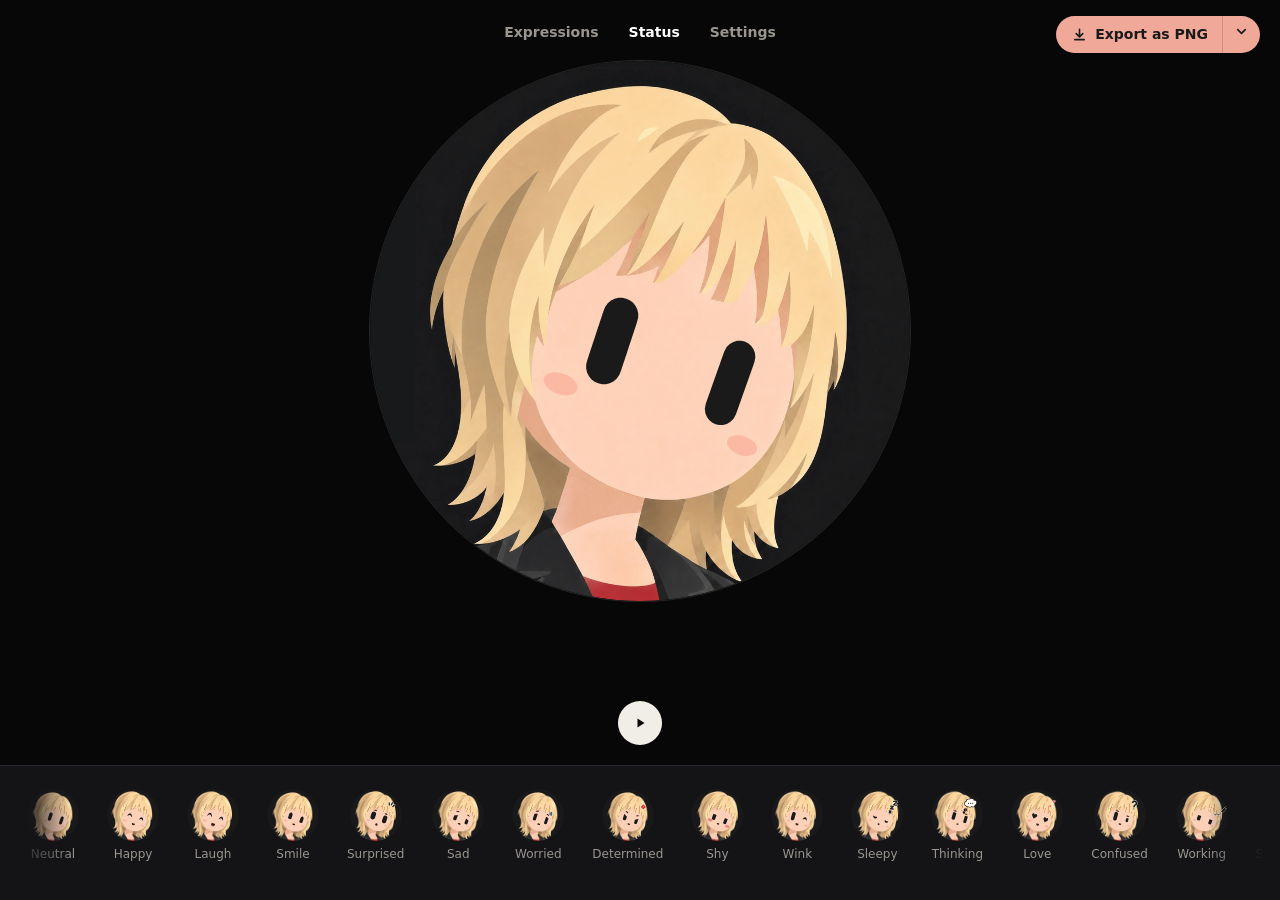
<file: index.html>
<!doctype html>
<html lang="en" class="theme-dark">
<head>
<meta charset="utf-8">
<meta name="viewport" content="width=device-width, initial-scale=1">
<title>Bot Avatar Studio</title>
<link rel="stylesheet" href="css/style.css">
</head>
<body class="studio" data-view="status">
<nav class="tabs" id="tabs" role="tablist" data-i18n-aria="aria.sections" aria-label="Studio sections">
  <button type="button" role="tab" id="tab-expressions" data-view="expressions" aria-selected="false" aria-controls="wall" data-i18n="tab.expressions">Expressions</button>
  <button type="button" role="tab" id="tab-status" data-view="status" aria-selected="true" aria-controls="stageWrap" data-i18n="tab.demo">Status</button>
  <button type="button" role="tab" id="tab-settings" data-view="settings" aria-selected="false" aria-controls="settingsView" data-i18n="tab.settings">Settings</button>
</nav>
<div class="export" id="export">
  <button type="button" class="export-go" id="btnExport">
    <svg viewBox="0 0 16 16" aria-hidden="true"><path d="M8 2.5v8M4.5 7 8 10.5 11.5 7M3 13.5h10"/></svg>
    <span id="exportLabel" data-i18n="export.asPng">Export as PNG</span>
  </button>
  <button type="button" class="export-more" id="btnExportMenu" aria-haspopup="menu" aria-expanded="false" aria-controls="exportMenu" data-i18n-aria="export.more" aria-label="More export options">
    <svg viewBox="0 0 16 16" aria-hidden="true"><path d="M4 6l4 4 4-4"/></svg>
  </button>
  <div class="export-menu" id="exportMenu" role="menu" hidden>
    <button type="button" role="menuitem" data-export="png" data-i18n="export.png">Download PNG</button>
    <button type="button" role="menuitem" data-export="svg" data-i18n="export.svg">Download SVG</button>
    <button type="button" role="menuitem" data-export="svg-anim" data-i18n="export.svgAnim">Download animated SVG</button>
    <button type="button" role="menuitem" data-export="gif" data-i18n="export.gif">Download animated GIF</button>
    <div class="export-sep"></div>
    <button type="button" role="menuitem" data-export="copy-png" data-i18n="export.copyImage">Copy image</button>
    <button type="button" role="menuitem" data-export="copy-svg" data-i18n="export.copySvg">Copy SVG</button>
  </div>
  <p class="export-note" id="exportNote" hidden></p>
</div>
<div class="one">
  <section class="wall" id="wall" aria-label="Expressions"></section>
  <main class="one-stage" id="stageWrap">
    <div class="stage" id="stage">
      <canvas id="main" role="img" aria-label="Bot avatar" data-i18n-aria="aria.avatar"></canvas>
    </div>
  </main>
  <div class="dock" id="exprDock">
    <div class="play-row">
      <button type="button" class="play" id="btnPlay" aria-pressed="false" aria-label="Play all expressions">
        <svg viewBox="0 0 16 16" aria-hidden="true" class="i-play"><path d="M5.5 3.5v9l7-4.5z"/></svg>
        <svg viewBox="0 0 16 16" aria-hidden="true" class="i-pause"><path d="M5 3.5h2v9H5zM9 3.5h2v9H9z"/></svg>
      </button>
    </div>
    <div class="expr-strip">
      <div class="expr-scroll">
        <div class="expr-row" id="picker" role="list" aria-label="Expressions"></div>
      </div>
    </div>
  </div>
  <section class="settings-view" id="settingsView" hidden data-i18n-aria="aria.settings" aria-label="Settings">
    <div class="set-block">
      <h2 data-i18n="h.language">Language</h2>
      <div class="opt-list" role="radiogroup" data-i18n-aria="h.language" aria-label="Language">
        <button type="button" role="radio" data-lang="en">English</button>
        <button type="button" role="radio" data-lang="zh">中文</button>
        <button type="button" role="radio" data-lang="ko">한국어</button>
        <button type="button" role="radio" data-lang="ja">日本語</button>
      </div>
    </div>
    <div class="set-block">
      <h2 data-i18n="h.motion">Motion</h2>
      <div class="opt-list" role="radiogroup" data-i18n-aria="aria.motion" aria-label="Motion">
        <button type="button" role="radio" data-motion="animated" data-i18n="motion.animated">Animated</button>
        <button type="button" role="radio" data-motion="static" data-i18n="motion.static">Static</button>
      </div>
    </div>
    <div class="set-block">
      <h2 data-i18n="h.background">Background</h2>
      <div class="opt-list" role="radiogroup" data-i18n-aria="aria.background" aria-label="Background">
        <button type="button" role="radio" data-bg="dark" data-i18n="bg.dark">Dark — original art background</button>
        <button type="button" role="radio" data-bg="light" data-i18n="bg.light">Light — exports transparent</button>
      </div>
    </div>
    <div class="set-block">
      <h2 data-i18n="h.gaze">Gaze</h2>
      <div class="opt-list" role="radiogroup" data-i18n-aria="aria.gaze" aria-label="Gaze">
        <button type="button" role="radio" data-follow="1" data-i18n="gaze.follow">Follow the cursor</button>
        <button type="button" role="radio" data-follow="0" data-i18n="gaze.straight">Look straight ahead</button>
      </div>
    </div>
    <div class="set-block">
      <h2 data-i18n="h.about">About</h2>
      <p class="about" data-i18n="about.body">Hair, face shape and outfit are the original art — only the features are drawn live. Move your cursor and she'll look at you.</p>
      <p class="about" id="rmHint" hidden data-i18n="about.reduced">Reduced motion is on: idle sway and gaze follow are off, and transitions don't overshoot.</p>
      <a class="gh-link" href="https://github.com/naaadarrr/bot-face" target="_blank" rel="noopener noreferrer" aria-label="GitHub">
        <svg viewBox="0 0 16 16" aria-hidden="true"><path d="M8 0C3.58 0 0 3.58 0 8c0 3.54 2.29 6.53 5.47 7.59.4.07.55-.17.55-.38 0-.19-.01-.82-.01-1.49-2.01.37-2.53-.49-2.69-.94-.09-.23-.48-.94-.82-1.13-.28-.15-.68-.52-.01-.53.63-.01 1.08.58 1.23.82.72 1.21 1.87.87 2.33.66.07-.52.28-.87.51-1.07-1.78-.2-3.64-.89-3.64-3.95 0-.87.31-1.59.82-2.15-.08-.2-.36-1.02.08-2.12 0 0 .67-.21 2.2.82.64-.18 1.32-.27 2-.27.68 0 1.36.09 2 .27 1.53-1.04 2.2-.82 2.2-.82.44 1.1.16 1.92.08 2.12.51.56.82 1.27.82 2.15 0 3.07-1.87 3.75-3.65 3.95.29.25.54.73.54 1.48 0 1.07-.01 1.93-.01 2.2 0 .21.15.46.55.38A8.013 8.013 0 0 0 16 8c0-4.42-3.58-8-8-8z"/></svg>
      </a>
    </div>
  </section>
</div>
<script src="js/i18n.js"></script>
<script src="js/assets-data.js"></script>
<script src="js/bot-face.js"></script>
<script src="js/gifenc.js"></script>
<script src="js/export.js"></script>
<script src="js/app.js?v=6"></script>
</body>
</html>
</file>
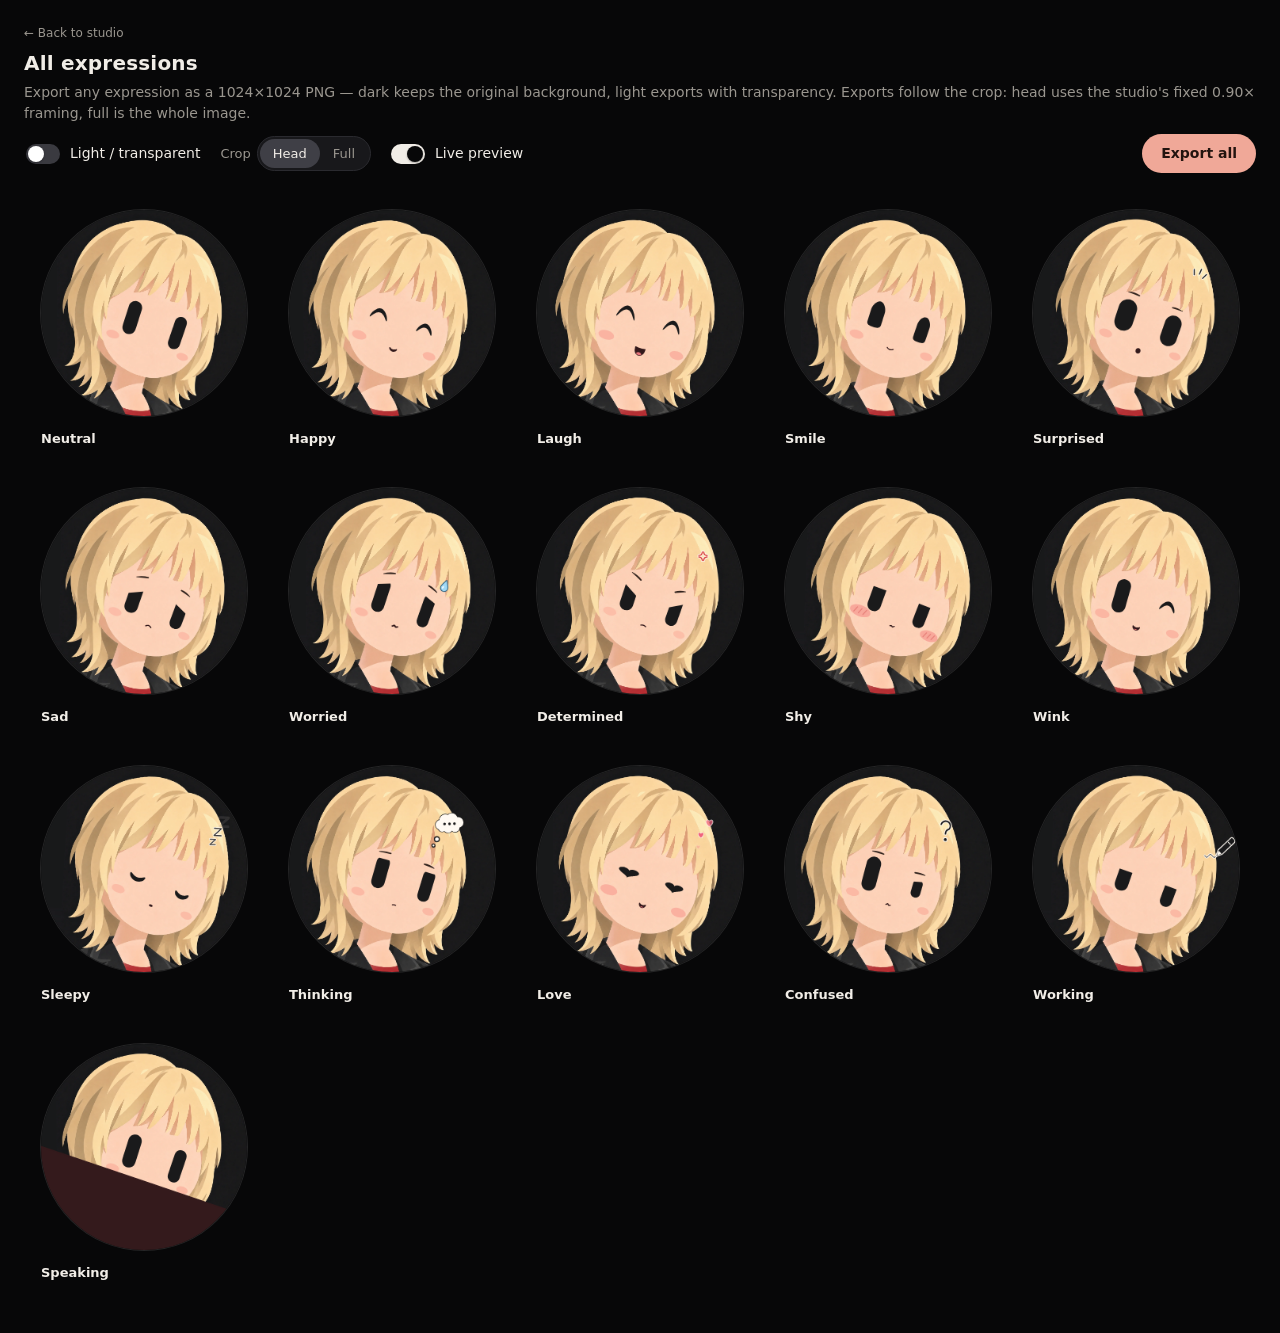
<file: sheet.html>
<!doctype html>
<html lang="en" class="theme-dark">
<head>
<meta charset="utf-8">
<meta name="viewport" content="width=device-width, initial-scale=1">
<title>All Expressions · Bot Avatar Studio</title>
<link rel="stylesheet" href="css/style.css">
</head>
<body>
<header class="top">
  <a class="crumb" href="index.html">← Back to studio</a>
  <h1>All expressions</h1>
  <p class="sub">Export any expression as a 1024×1024 PNG — dark keeps the original background, light exports with transparency. Exports follow the crop: head uses the studio's fixed 0.90× framing, full is the whole image.</p>
</header>
<div class="bar" role="toolbar" aria-label="Sheet options">
  <button type="button" class="switch" id="btnBg" role="switch" aria-checked="false"><span class="track" aria-hidden="true"></span>Light / transparent</button>
  <span><span class="seg-label" id="cropLbl">Crop</span><span class="seg" role="radiogroup" aria-labelledby="cropLbl">
    <button type="button" role="radio" id="cropHead" aria-checked="true">Head</button><button type="button" role="radio" id="cropFull" aria-checked="false">Full</button>
  </span></span>
  <button type="button" class="switch" id="btnLive" role="switch" aria-checked="true"><span class="track" aria-hidden="true"></span>Live preview</button>
  <span class="spacer"></span>
  <button type="button" class="primary" id="btnAll">Export all</button>
</div>
<div class="sheet" id="sheet"></div>
<script src="js/assets-data.js"></script>
<script src="js/bot-face.js"></script>
<script src="js/sheet.js"></script>
</body>
</html>
</file>
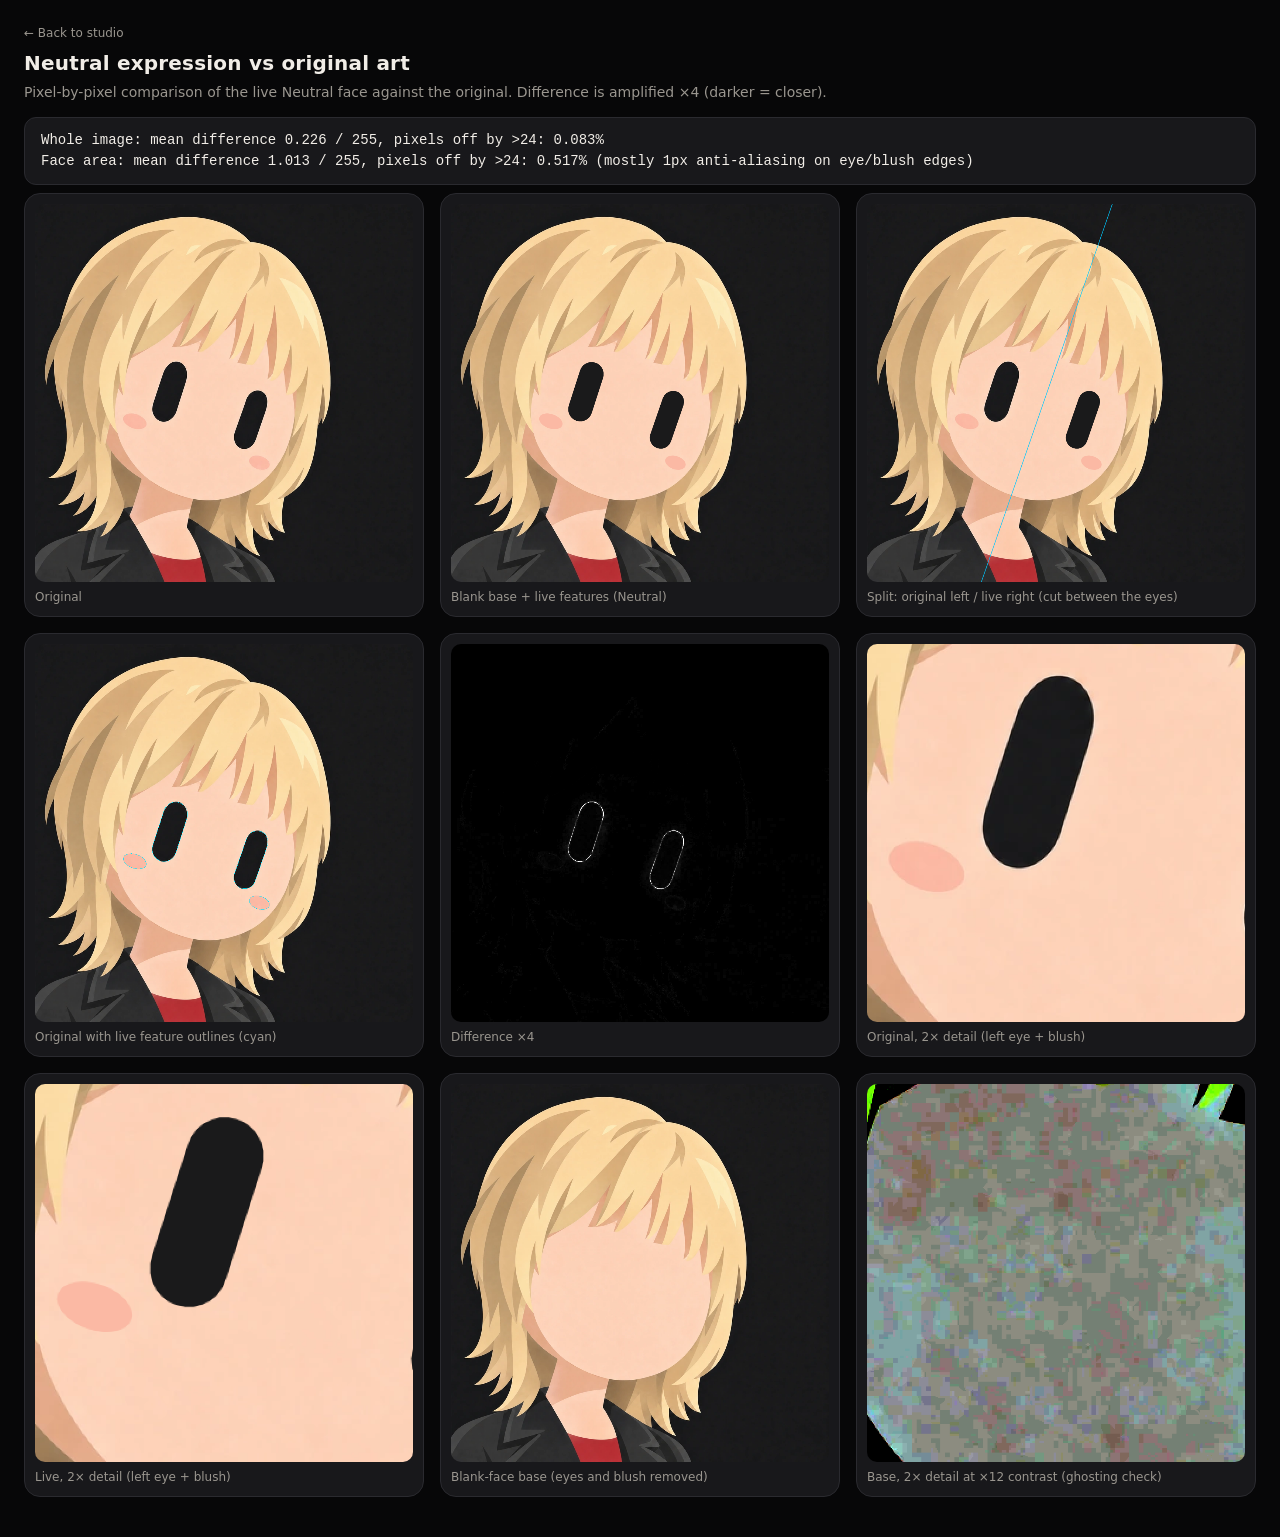
<file: verify.html>
<!doctype html>
<html lang="en" class="theme-dark">
<head>
<meta charset="utf-8">
<meta name="viewport" content="width=device-width, initial-scale=1">
<title>Neutral vs Original · Bot Avatar Studio</title>
<link rel="stylesheet" href="css/style.css">
</head>
<body>
<header class="top">
  <a class="crumb" href="index.html">← Back to studio</a>
  <h1>Neutral expression vs original art</h1>
  <p class="sub">Pixel-by-pixel comparison of the live Neutral face against the original. Difference is amplified ×4 (darker = closer).</p>
</header>
<pre id="metrics">Calculating…</pre>
<div class="verify">
  <figure><canvas id="cOrig" width="1024" height="1024"></canvas><figcaption>Original</figcaption></figure>
  <figure><canvas id="cLive" width="1024" height="1024"></canvas><figcaption>Blank base + live features (Neutral)</figcaption></figure>
  <figure><canvas id="cBlend" width="1024" height="1024"></canvas><figcaption>Split: original left / live right (cut between the eyes)</figcaption></figure>
  <figure><canvas id="cOutline" width="1024" height="1024"></canvas><figcaption>Original with live feature outlines (cyan)</figcaption></figure>
  <figure><canvas id="cDiff" width="1024" height="1024"></canvas><figcaption>Difference ×4</figcaption></figure>
  <figure><canvas id="cZoomO" width="640" height="640"></canvas><figcaption>Original, 2× detail (left eye + blush)</figcaption></figure>
  <figure><canvas id="cZoomL" width="640" height="640"></canvas><figcaption>Live, 2× detail (left eye + blush)</figcaption></figure>
  <figure><canvas id="cBase" width="1024" height="1024"></canvas><figcaption>Blank-face base (eyes and blush removed)</figcaption></figure>
  <figure><canvas id="cBaseZ" width="640" height="640"></canvas><figcaption>Base, 2× detail at ×12 contrast (ghosting check)</figcaption></figure>
</div>
<script src="js/assets-data.js"></script>
<script src="js/bot-face.js"></script>
<script src="js/verify.js"></script>
</body>
</html>
</file>
<file: css/style.css>
/* Bot Avatar studio — top tabs, export at the top right, avatar below.
   Pink is the export button only. The selected tab is white. */
:root { --bg:#070708; --surface:#18181b; --hover:#1f1f23; --sel:#232328; --ink:#f1ede7; --muted:#9a968f; --faint:#6f6c67;
        --line:#2a2a2f; --line-2:#3a3a40; --accent:#f0a898; --on-accent:#23140f; --ring:rgba(255,255,255,.12);
        --bar:#1b1b1f; --strip:#141417; --shadow:0 6px 24px rgba(0,0,0,.35); }
.theme-light { --bg:#f7f6f3; --surface:#ffffff; --hover:#efece7; --sel:#ffffff; --ink:#1d1c1a; --muted:#6f6a63; --faint:#9c968e;
        --line:#e6e1da; --line-2:#d6d0c7; --ring:rgba(0,0,0,.12); --bar:#ffffff; --shadow:0 6px 24px rgba(40,30,20,.10); }
* { box-sizing:border-box; }
[hidden] { display:none !important; }
html,body { margin:0; background:var(--bg); color:var(--ink); font:14px/1.5 ui-sans-serif,system-ui,-apple-system,"Segoe UI",Roboto,Helvetica,Arial,"Noto Sans CJK SC","Noto Sans CJK KR","Noto Sans CJK TC",sans-serif; }
a { color:inherit; }
:focus-visible { outline:2px solid var(--ink); outline-offset:2px; }
h2 { font-size:14px; font-weight:600; margin:0 0 12px; }
svg { fill:none; stroke:currentColor; stroke-width:1.6; stroke-linecap:round; stroke-linejoin:round; }
svg .fill { fill:currentColor; stroke:none; }

/* ---------- buttons */
button { font:inherit; color:var(--ink); background:var(--surface); border:1px solid var(--line); border-radius:10px; padding:7px 14px; cursor:pointer; transition:background .15s, border-color .15s, transform .1s; }
button:hover { background:var(--hover); }
button:active { transform:scale(.98); }
button:disabled { opacity:.45; cursor:not-allowed; transform:none; }
button.primary { display:inline-flex; align-items:center; gap:8px; background:var(--accent); color:var(--on-accent); border-color:transparent; border-radius:999px; padding:8px 18px; font-weight:600; }
button.primary:hover { background:var(--accent); filter:brightness(1.04); }
button.primary svg { width:15px; height:15px; stroke-width:1.9; }

/* split export control: fill matches the selected-card border (--accent #f0a898) */
.export { position:fixed; top:16px; right:20px; z-index:8; display:inline-flex; align-items:stretch; }
.export-go, .export-more { background:var(--accent); color:#1a1a1a; border:0; font-weight:600; }
.export-go:hover, .export-more:hover { background:#e39b8a; color:#1a1a1a; filter:none; }
.export-go { display:inline-flex; align-items:center; gap:8px; border-radius:999px 0 0 999px; padding:8px 14px 8px 16px; }
.export-go svg, .export-more svg, .export-menu svg { width:15px; height:15px; stroke-width:1.7; flex:none; }
.export-more { border-radius:0 999px 999px 0; padding:0 11px; border-left:1px solid #d48f82; }
.export-more[aria-expanded="true"] svg { transform:rotate(180deg); }
.export-menu { position:absolute; right:0; top:calc(100% + 10px); z-index:30; min-width:260px; margin:0; padding:6px; background:var(--surface); color:var(--ink); border:1px solid var(--line); border-radius:16px; box-shadow:var(--shadow); }
.export-menu button { width:100%; display:flex; align-items:center; gap:12px; text-align:left; background:transparent; border:0; border-radius:10px; padding:9px 12px; font-weight:500; color:var(--ink); }
.export-menu button:hover, .export-menu button:focus-visible { background:var(--hover); }
.export-menu button svg { color:var(--muted); }
.export-sep { height:1px; background:var(--line); margin:5px 8px; }
.export-note { position:absolute; right:0; top:calc(100% + 8px); margin:0; max-width:280px; text-align:right; font-size:12px; color:var(--muted); white-space:normal; }
.export.is-busy .export-go, .export.is-busy .export-more { opacity:.6; cursor:progress; }
button.secondary { border-radius:999px; padding:7px 16px; }
button.secondary[aria-pressed="true"] { background:var(--sel); border-color:var(--line-2); }
button.secondary[aria-pressed="true"]::before { content:""; display:inline-block; width:7px; height:7px; border-radius:50%; background:#6ee7a0; margin-right:7px; vertical-align:1px; }
.icon-btn { width:28px; height:28px; padding:0; display:inline-grid; place-items:center; border-radius:8px; }
.icon-btn svg { width:15px; height:15px; }
.seg { display:inline-flex; background:var(--surface); border:1px solid var(--line); border-radius:999px; padding:2px; }
.seg button { border:0; background:transparent; padding:5px 13px; border-radius:999px; color:var(--muted); font-size:13px; }
.seg button[aria-checked="true"] { background:#3f3f46; color:var(--ink); }
.seg-label { color:var(--muted); font-size:13px; margin-right:6px; }

/* ---------- one screen: avatar, play, expression row */
.studio { min-height:100vh; display:flex; flex-direction:column; }
.tabs { display:flex; justify-content:center; gap:2px; padding:16px 200px 0; border:0; background:transparent; }
.tabs button { border:0; background:transparent; color:var(--muted); border-radius:999px; padding:6px 14px; font-weight:560; }
.tabs button:hover { background:transparent; color:var(--ink); }
.tabs button[aria-selected="true"] { color:#fff; background:transparent; }
.one { flex:1; min-height:0; display:flex; flex-direction:column; align-items:center; justify-content:flex-start; gap:0; padding:12px 0 0; }
.demo { margin-top:auto; width:100%; display:flex; flex-direction:column; align-items:center; padding-bottom:28px; }
.demo-hint { margin:0 0 10px; color:var(--faint); font-size:12px; }
.demo-scroll { position:relative; width:min(1280px, calc(100% - 32px)); }
.demo-scroll.is-overflow::before, .demo-scroll.is-overflow::after { content:""; position:absolute; top:0; bottom:0; width:48px; z-index:2; pointer-events:none; }
.demo-scroll.is-overflow::before { left:0; background:linear-gradient(to right, var(--bg), transparent); }
.demo-scroll.is-overflow::after { right:0; background:linear-gradient(to left, var(--bg), transparent); }
.demo-row { display:flex; flex-wrap:nowrap; gap:6px; overflow-x:auto; justify-content:safe center; scrollbar-width:thin; }
.tl-slot { display:flex; flex-direction:column; align-items:center; gap:4px; flex:0 0 auto; }
.tl { display:flex; flex-direction:column; align-items:center; gap:4px; padding:8px 10px 6px; border-radius:14px; background:transparent; border:1.5px solid transparent; color:var(--muted); }
.tl:hover { background:var(--hover); }
.tl canvas { width:52px; height:52px; border-radius:50%; display:block; }
.tl span { font-size:12px; white-space:nowrap; }
.tl[aria-current="true"] { border-color:var(--accent); background:var(--sel); color:#fff; }
.settings-view { width:min(520px, calc(100% - 48px)); margin:8px auto 48px; display:flex; flex-direction:column; gap:22px; }
.set-block h2 { margin:0 0 8px; color:var(--muted); font-size:12px; font-weight:600; letter-spacing:.04em; text-transform:uppercase; }
.opt-list { display:flex; flex-direction:column; gap:2px; }
.opt-list button { text-align:left; background:transparent; border:0; border-radius:10px; color:var(--ink); padding:8px 12px; }
.opt-list button:hover { background:var(--hover); }
.opt-list button[aria-checked="true"] { background:var(--sel); color:#fff; }
.about { margin:0; color:var(--muted); }
.gh-link { display:inline-flex; margin-top:14px; color:var(--muted); }
.gh-link:hover { color:var(--ink); }
.gh-link svg { width:22px; height:22px; display:block; fill:currentColor; }
body:not([data-view="expressions"]) #wall { visibility:hidden; position:absolute; inset:0; height:auto; overflow:hidden; pointer-events:none; z-index:0; }
.wall { flex:1; width:100%; min-height:0; display:grid; grid-template-columns:repeat(4, minmax(0, 1fr)); gap:8px 18px; padding:8px 40px 32px; align-content:center; }
.wall-card { display:flex; flex-direction:column; align-items:center; justify-content:center; gap:8px; background:transparent; border:1.5px solid transparent; border-radius:18px; padding:10px 8px 12px; color:var(--muted); }
.wall-card:hover { background:var(--hover); }
.wall-card canvas { width:min(100%, 168px); aspect-ratio:1; height:auto; border-radius:50%; display:block; }
.wall-card span { font-size:14px; white-space:nowrap; }
.wall-card.active { border-color:var(--accent); background:var(--sel); color:#fff; }
.wall-card.active span { color:#fff; font-weight:600; }
.one-stage { display:flex; flex-direction:column; align-items:center; width:100%; }
.dock { margin-top:auto; width:100%; display:flex; flex-direction:column; align-items:center; }
.expr-strip { position:relative; width:100%; display:flex; align-items:flex-start; gap:10px; background:var(--strip); border-top:1px solid var(--line); padding:14px 16px 12px; }
.expr-scroll { position:relative; flex:1 1 auto; min-width:0; }
.expr-scroll.is-overflow::before, .expr-scroll.is-overflow::after { content:""; position:absolute; top:0; bottom:0; width:56px; z-index:2; pointer-events:none; }
.expr-scroll.is-overflow::before { left:0; background:linear-gradient(to right, var(--strip), transparent); }
.expr-scroll.is-overflow::after { right:0; background:linear-gradient(to left, var(--strip), transparent); }
.stage { position:relative; width:min(540px, calc(100vw - 48px), calc(100vh - 200px)); aspect-ratio:1; }
.stage canvas { width:100%; height:100%; display:block; border-radius:50%; box-shadow:0 0 0 1px var(--ring); }
.play-row { display:flex; align-items:center; min-height:44px; margin-bottom:20px; }
.play { width:44px; height:44px; padding:0; border-radius:50%; display:grid; place-items:center; background:var(--ink); color:var(--bg); border:0; }
.play:hover { background:var(--ink); filter:brightness(.92); }
.play svg { width:16px; height:16px; fill:currentColor; stroke:none; }
.play .i-pause, .play[aria-pressed="true"] .i-play { display:none; }
.play[aria-pressed="true"] .i-pause { display:block; }
.expr-row { display:flex; flex-wrap:nowrap; justify-content:safe center; gap:6px; width:100%; margin:0 auto; overflow-x:auto; scrollbar-width:thin; scrollbar-color:var(--line-2) transparent; }
.chip-slot { display:flex; flex-direction:column; align-items:center; flex:0 0 auto; gap:4px; }
.chip { display:flex; flex-direction:column; align-items:center; gap:4px; width:auto; padding:8px 10px 6px; border-radius:14px; background:transparent; border:1.5px solid transparent; }
.chip:hover { background:var(--hover); }
.chip canvas { width:52px; height:52px; border-radius:50%; display:block; }
.chip span { font-size:12px; color:var(--muted); white-space:nowrap; }
.chip-slot .dur { display:block; height:14px; visibility:hidden; font-style:normal; font-size:11px; color:var(--faint); font-variant-numeric:tabular-nums; line-height:14px; }
.expr-row.is-playing .chip.active + .dur { visibility:visible; }
.chip.active { border-color:var(--accent); background:var(--sel); }
.chip.active span { color:var(--ink); font-weight:600; }

/* ---------- sheet page (same tokens, lighter touch) */
.top { padding:22px 24px 6px; }
.top h1 { margin:0; font-size:20px; letter-spacing:.2px; }
.sub { margin:4px 0 0; color:var(--muted); }
.crumb { display:inline-block; font-size:12px; margin-bottom:6px; color:var(--muted); text-decoration:none; }
.crumb:hover { color:var(--ink); text-decoration:underline; }
.bar { display:flex; gap:18px; align-items:center; padding:4px 24px 14px; flex-wrap:wrap; }
.bar .spacer { flex:1; }
.switch { display:inline-flex; align-items:center; gap:10px; background:none; border:0; padding:4px 2px; color:var(--ink); }
.switch:hover { background:none; }
.switch .track { position:relative; width:34px; height:20px; border-radius:999px; background:var(--line-2); transition:background .15s; flex:none; }
.switch .track::after { content:""; position:absolute; left:2px; top:2px; width:16px; height:16px; border-radius:50%; background:#fff; box-shadow:0 1px 2px rgba(0,0,0,.3); transition:transform .15s; }
.switch[aria-checked="true"] .track { background:var(--ink); }
.switch[aria-checked="true"] .track::after { transform:translateX(14px); background:var(--bg); }
.sheet { display:grid; grid-template-columns:repeat(auto-fill,minmax(210px,1fr)); gap:8px; padding:6px 24px 36px; }
.card { background:transparent; border:1.5px solid transparent; border-radius:14px; padding:16px 16px 8px; display:flex; flex-direction:column; gap:8px; }
.card:hover, .card:focus-within { background:var(--hover); }
.card canvas { width:100%; aspect-ratio:1; border-radius:12px; display:block; }
.card canvas.round { border-radius:50%; box-shadow:0 0 0 1px var(--ring); }
.card .row { display:flex; justify-content:space-between; align-items:center; gap:6px; min-height:30px; }
.card .name { font-weight:600; font-size:13px; min-width:0; overflow:hidden; text-overflow:ellipsis; white-space:nowrap; }
.card .icon-btn { opacity:0; background:transparent; border-color:transparent; color:var(--muted); }
.card:hover .icon-btn, .card:focus-within .icon-btn, .card .icon-btn:focus-visible { opacity:1; }
.card .icon-btn:hover { color:var(--ink); background:var(--surface); border-color:var(--line-2); }
@media (hover:none) { .card .icon-btn { opacity:1; } }

/* ---------- verify page */
.verify { display:grid; grid-template-columns:repeat(auto-fill,minmax(300px,1fr)); gap:16px; padding:8px 24px 40px; }
.verify figure { margin:0; background:var(--surface); border:1px solid var(--line); border-radius:16px; padding:10px; }
.verify canvas { width:100%; display:block; border-radius:10px; }
.verify figcaption { color:var(--muted); font-size:12px; margin-top:6px; }
pre#metrics { margin:8px 24px 0; padding:12px 16px; background:var(--surface); border:1px solid var(--line); border-radius:12px; white-space:pre-wrap; }
</file>
